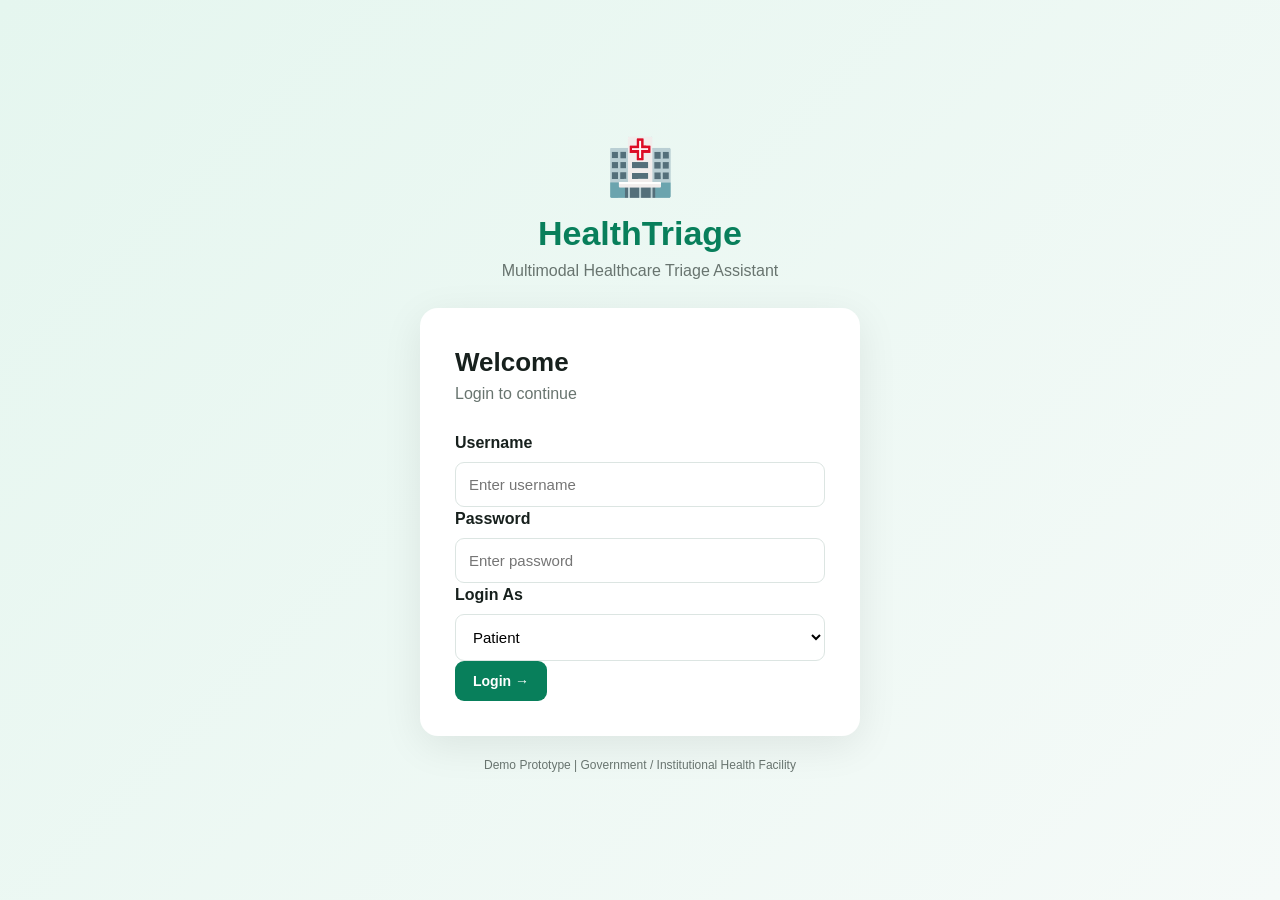
<file: index.html>
<!DOCTYPE html>
<html lang="en">
<head>
    <meta charset="UTF-8">
    <meta name="viewport" content="width=device-width, initial-scale=1.0">

    <title>HealthTriage - Login</title>

    <link rel="stylesheet" href="style.css">
</head>

<body class="login-page">

    <div class="login-container">

        <div class="brand">
            <div class="logo">🏥</div>

            <h1>HealthTriage</h1>

            <p>
                Multimodal Healthcare Triage Assistant
            </p>
        </div>

        <div class="login-card">

            <h2>Welcome</h2>

            <p class="sub-text">
                Login to continue
            </p>

            <form id="loginForm">

                <label>Username</label>

                <input
                    type="text"
                    id="username"
                    placeholder="Enter username"
                    required
                >

                <label>Password</label>

                <input
                    type="password"
                    id="password"
                    placeholder="Enter password"
                    required
                >

                <label>Login As</label>

                <select id="role">

                    <option value="patient">
                        Patient
                    </option>

                    <option value="healthworker">
                        Health Worker
                    </option>

                </select>

                <button type="submit" class="primary-btn">
                    Login →
                </button>

                <p id="loginMessage"></p>

            </form>

        </div>

        <p class="demo-text">
            Demo Prototype | Government / Institutional Health Facility
        </p>

    </div>

    <script src="app.js"></script>
    <script src="login.js"></script>

</body>
</html>
</file>
<file: style.css>
* {
    box-sizing: border-box;
    margin: 0;
    padding: 0;
}

:root {
    --primary: #087f5b;
    --primary-dark: #056044;
    --background: #f4f8f7;
    --white: #ffffff;
    --text: #17201d;
    --muted: #68746f;
    --border: #dce5e2;
    --danger: #c62828;
    --warning: #d97706;
    --success: #16803c;
}

body {
    font-family: Arial, Helvetica, sans-serif;
    background: var(--background);
    color: var(--text);
    line-height: 1.5;
}


/* LOGIN */

.login-page {
    min-height: 100vh;
    display: flex;
    align-items: center;
    justify-content: center;
    padding: 20px;

    background:
        linear-gradient(
            135deg,
            #e5f6ef,
            #f5faf8
        );
}

.login-container {
    width: 100%;
    max-width: 440px;
}

.brand {
    text-align: center;
    margin-bottom: 25px;
}

.logo {
    font-size: 55px;
}

.brand h1 {
    color: var(--primary);
    font-size: 34px;
}

.brand p {
    color: var(--muted);
}

.login-card {
    background: var(--white);
    padding: 35px;
    border-radius: 18px;

    box-shadow:
        0 10px 40px rgba(0, 0, 0, 0.08);
}

.login-card h2 {
    font-size: 26px;
}

.sub-text {
    color: var(--muted);
    margin-bottom: 25px;
}

.demo-text {
    text-align: center;
    margin-top: 20px;
    color: var(--muted);
    font-size: 12px;
}


/* NAVBAR */

.navbar {
    height: 70px;
    background: var(--primary);
    color: white;

    display: flex;
    justify-content: space-between;
    align-items: center;

    padding: 0 6%;
}

.nav-brand {
    font-size: 22px;
    font-weight: bold;
}

.nav-right {
    display: flex;
    align-items: center;
    gap: 15px;
}


/* MAIN */

.main-container {
    width: 90%;
    max-width: 1150px;
    margin: 35px auto;
}

.page-heading {
    margin-bottom: 25px;
}

.page-heading h1,
.dashboard-heading h1 {
    margin: 7px 0;
    font-size: 30px;
}

.page-heading p,
.dashboard-heading p {
    color: var(--muted);
}

.step {
    color: var(--primary);
    font-size: 12px;
    font-weight: bold;
    letter-spacing: 1px;
}


/* FORM */

.form-card {
    background: white;
    border-radius: 15px;
    padding: 30px;

    box-shadow:
        0 5px 25px rgba(0, 0, 0, 0.06);
}

.form-grid {
    display: grid;
    grid-template-columns: 1fr 1fr;
    gap: 20px;
}

.form-group.full {
    grid-column: 1 / -1;
}

label {
    display: block;
    font-weight: bold;
    margin-bottom: 7px;
}

input,
select,
textarea {
    width: 100%;
    border: 1px solid var(--border);
    border-radius: 9px;

    padding: 13px;
    font-size: 15px;

    outline: none;
    background: white;
}

textarea {
    resize: vertical;
}

input:focus,
select:focus,
textarea:focus {
    border-color: var(--primary);
}

.form-actions,
.result-actions,
.assessment-bottom {
    margin-top: 25px;

    display: flex;
    justify-content: space-between;
    align-items: center;

    gap: 10px;
}


/* BUTTONS */

button {
    border: none;
    border-radius: 9px;

    padding: 12px 18px;

    font-size: 14px;
    font-weight: bold;

    cursor: pointer;

    transition: 0.2s;
}

button:hover {
    transform: translateY(-1px);
}

.primary-btn {
    background: var(--primary);
    color: white;
}

.primary-btn:hover {
    background: var(--primary-dark);
}

.secondary-btn {
    background: #e8efed;
    color: #26332f;
}

.logout-btn {
    background: rgba(255,255,255,0.15);
    color: white;
}

.large-btn {
    padding: 14px 25px;
}

.voice-btn {
    width: 100%;
    background: #e9f6f1;
    color: var(--primary);
    padding: 15px;
}


/* ASSESSMENT */

.assessment-grid {
    display: grid;
    grid-template-columns: 1fr 1fr;
    gap: 20px;
}

.assessment-card {
    background: white;
    padding: 25px;
    border-radius: 15px;

    box-shadow:
        0 5px 20px rgba(0, 0, 0, 0.05);
}

.assessment-card h2 {
    margin-bottom: 5px;
}

.assessment-card > p {
    color: var(--muted);
    margin-bottom: 18px;
}

.card-icon {
    font-size: 35px;
    margin-bottom: 10px;
}

.status-text {
    margin-top: 15px;
    text-align: center;
}

.image-preview {
    display: none;
    width: 100%;
    max-height: 220px;
    object-fit: contain;
    margin-top: 15px;
    border-radius: 10px;
    background: #f5f5f5;
}


/* NOTE */

.medical-note {
    margin-top: 25px;

    padding: 16px;

    border-radius: 10px;

    background: #fff8df;

    color: #654d00;

    font-size: 13px;
}


/* RESULT */

.result-card {
    background: white;
    padding: 30px;
    border-radius: 16px;

    box-shadow:
        0 5px 25px rgba(0,0,0,0.06);
}

.patient-summary {
    background: #f4f8f7;
    padding: 20px;
    border-radius: 12px;
    margin-bottom: 20px;
}

.priority-box {
    padding: 25px;
    border-radius: 14px;
    margin-bottom: 20px;
}

.priority-box h2 {
    margin-bottom: 8px;
}

.priority-emergency {
    background: #ffe7e7;
    border-left: 6px solid var(--danger);
}

.priority-urgent {
    background: #fff0db;
    border-left: 6px solid var(--warning);
}

.priority-routine {
    background: #e6f6eb;
    border-left: 6px solid var(--success);
}

.result-details {
    display: grid;
    grid-template-columns: 1fr 1fr;
    gap: 15px;
}

.detail-box {
    border: 1px solid var(--border);
    padding: 15px;
    border-radius: 10px;
}

.detail-box span {
    display: block;
    color: var(--muted);
    font-size: 13px;
}

.detail-box strong {
    display: block;
    margin-top: 5px;
}


/* DASHBOARD */

.dashboard-heading {
    display: flex;
    justify-content: space-between;
    align-items: center;

    margin-bottom: 25px;
}

.stats-grid {
    display: grid;
    grid-template-columns:
        repeat(4, 1fr);

    gap: 18px;

    margin-bottom: 25px;
}

.stat-card {
    background: white;
    padding: 22px;
    border-radius: 14px;

    display: flex;
    align-items: center;
    gap: 15px;

    box-shadow:
        0 4px 18px rgba(0,0,0,0.05);
}

.stat-icon {
    font-size: 30px;
}

.stat-card h2 {
    font-size: 28px;
}

.stat-card p {
    color: var(--muted);
    font-size: 13px;
}

.dashboard-card {
    background: white;
    border-radius: 15px;
    padding: 25px;

    box-shadow:
        0 5px 25px rgba(0,0,0,0.05);
}

.table-header {
    display: flex;
    justify-content: space-between;
    align-items: center;

    margin-bottom: 20px;
}

.table-header p {
    color: var(--muted);
    font-size: 13px;
}

.table-header input {
    width: 250px;
}

.table-container {
    overflow-x: auto;
}

table {
    width: 100%;
    border-collapse: collapse;
}

th,
td {
    padding: 14px;
    text-align: left;
    border-bottom: 1px solid var(--border);
}

th {
    background: #f2f7f5;
    font-size: 13px;
}

td {
    font-size: 14px;
}

.priority-tag {
    display: inline-block;
    padding: 5px 10px;
    border-radius: 20px;
    font-size: 11px;
    font-weight: bold;
}

.tag-emergency {
    background: #ffe1e1;
    color: var(--danger);
}

.tag-urgent {
    background: #fff0d6;
    color: var(--warning);
}

.tag-routine {
    background: #e2f5e8;
    color: var(--success);
}

.empty-table {
    text-align: center;
    padding: 40px;
    color: var(--muted);
}


/* RESPONSIVE */

@media (max-width: 800px) {

    .navbar {
        padding: 15px 5%;
        height: auto;
        gap: 10px;
    }

    .nav-right {
        flex-direction: column;
        align-items: flex-end;
        gap: 5px;
    }

    .form-grid,
    .assessment-grid,
    .result-details {
        grid-template-columns: 1fr;
    }

    .stats-grid {
        grid-template-columns:
            1fr 1fr;
    }

    .dashboard-heading {
        flex-direction: column;
        align-items: flex-start;
        gap: 15px;
    }

    .table-header {
        flex-direction: column;
        align-items: stretch;
        gap: 15px;
    }

    .table-header input {
        width: 100%;
    }
}


@media (max-width: 500px) {

    .main-container {
        width: 94%;
        margin: 25px auto;
    }

    .form-card,
    .assessment-card,
    .result-card,
    .dashboard-card {
        padding: 20px;
    }

    .stats-grid {
        grid-template-columns: 1fr;
    }

    .form-actions,
    .result-actions,
    .assessment-bottom {
        flex-direction: column;
    }

    .form-actions button,
    .result-actions button,
    .assessment-bottom button {
        width: 100%;
    }

    .page-heading h1,
    .dashboard-heading h1 {
        font-size: 24px;
    }
}
</file>
